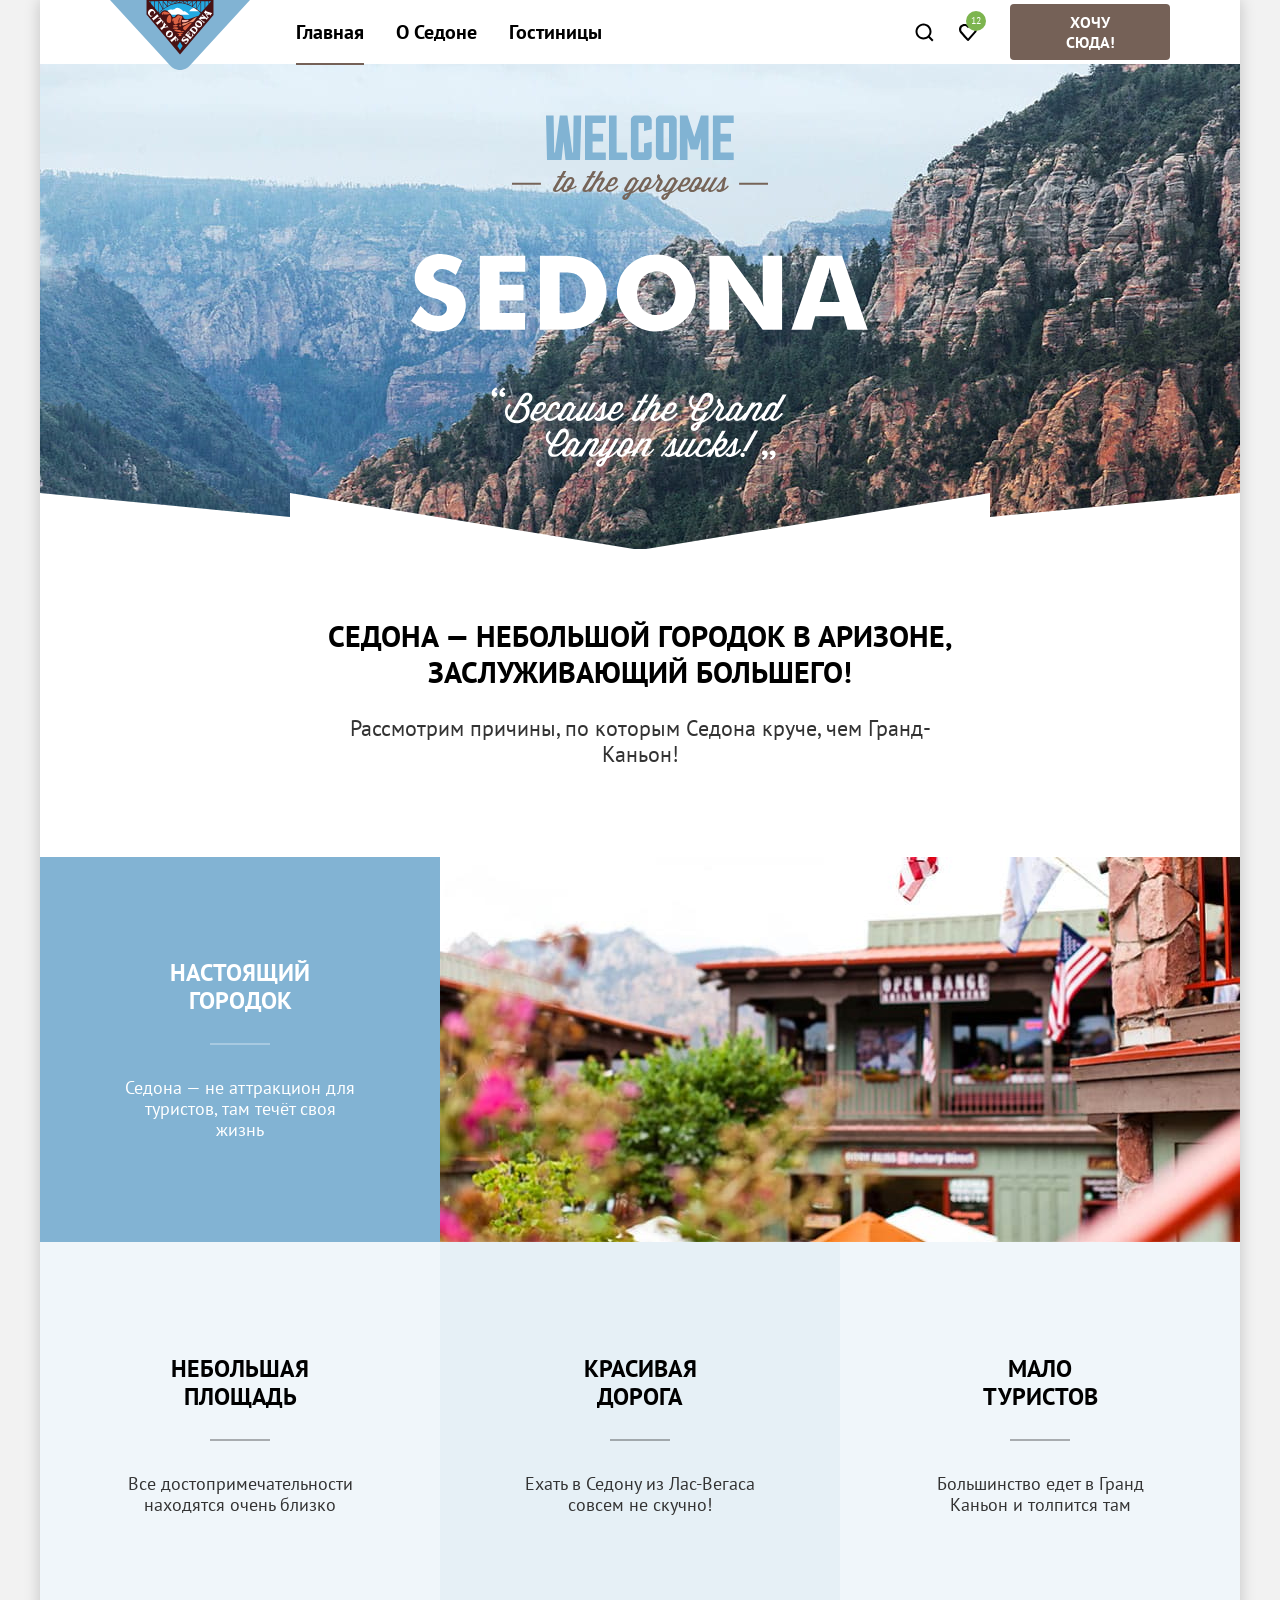
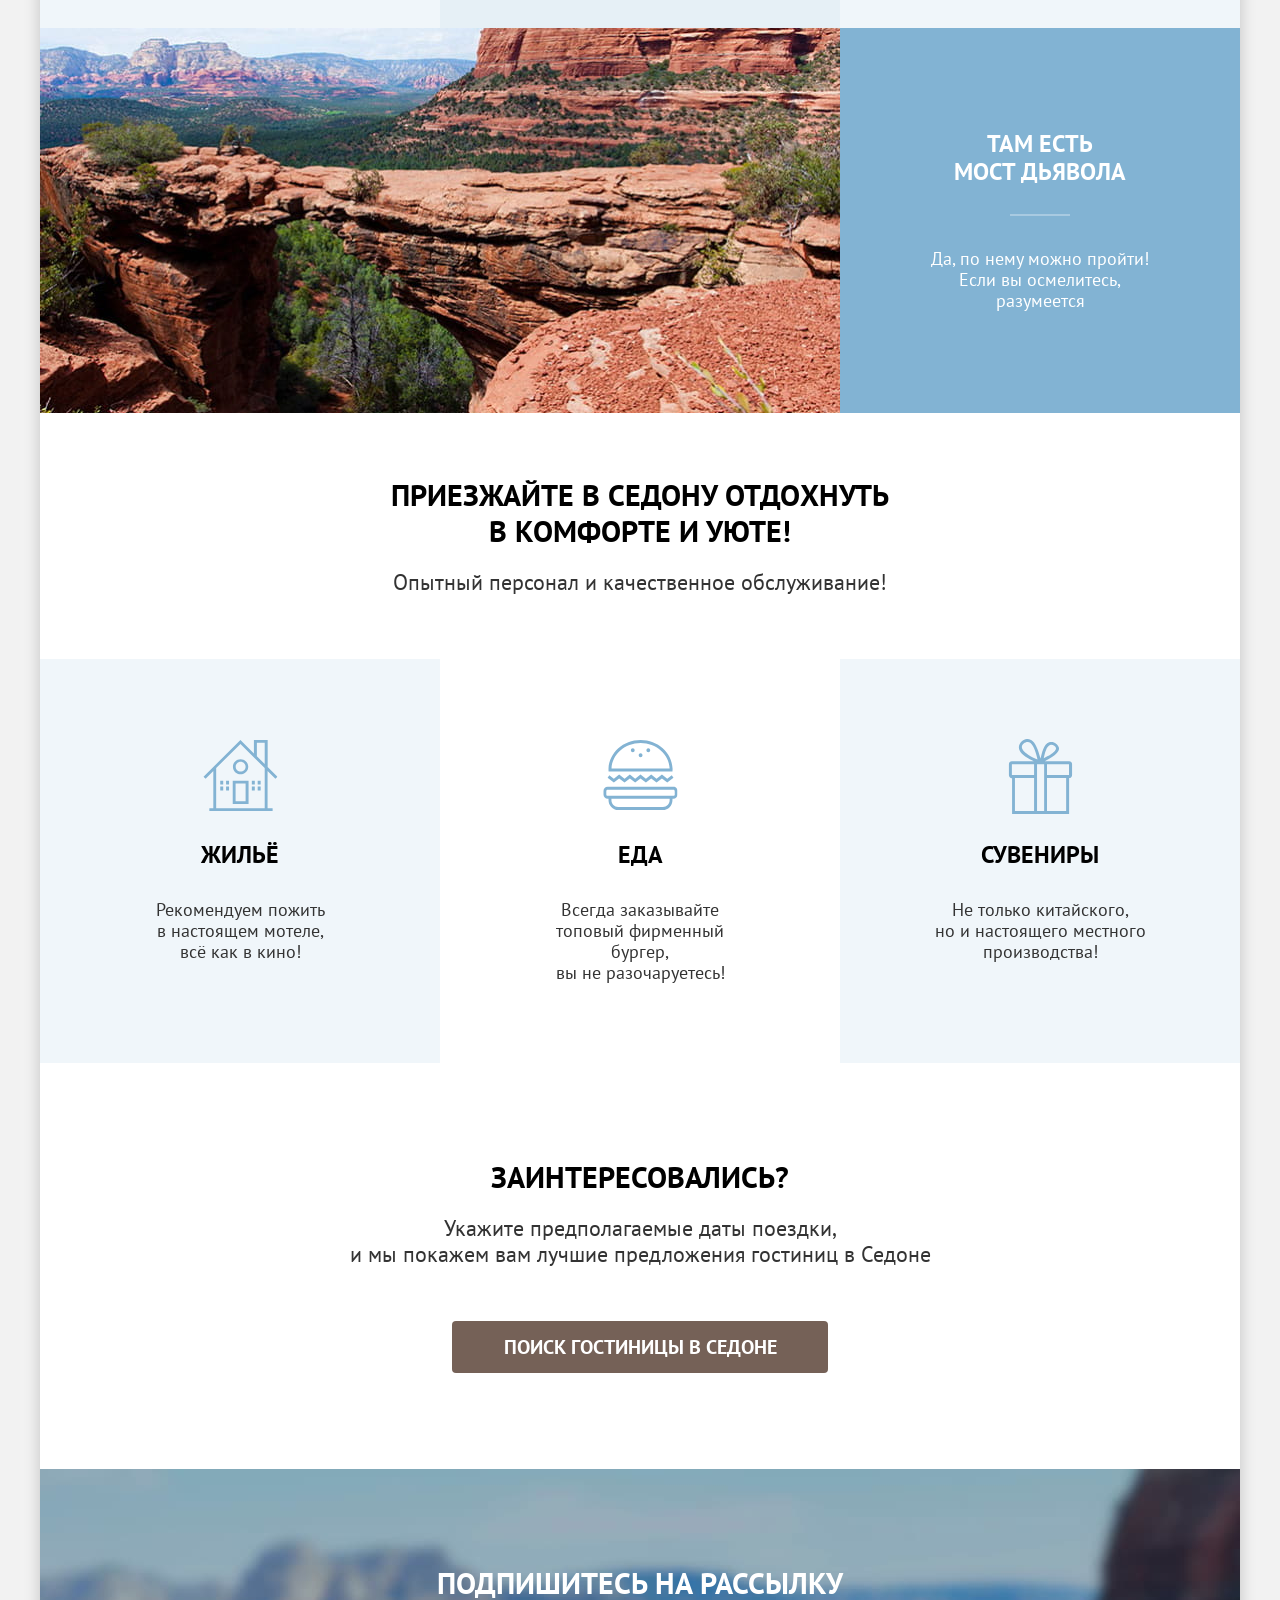
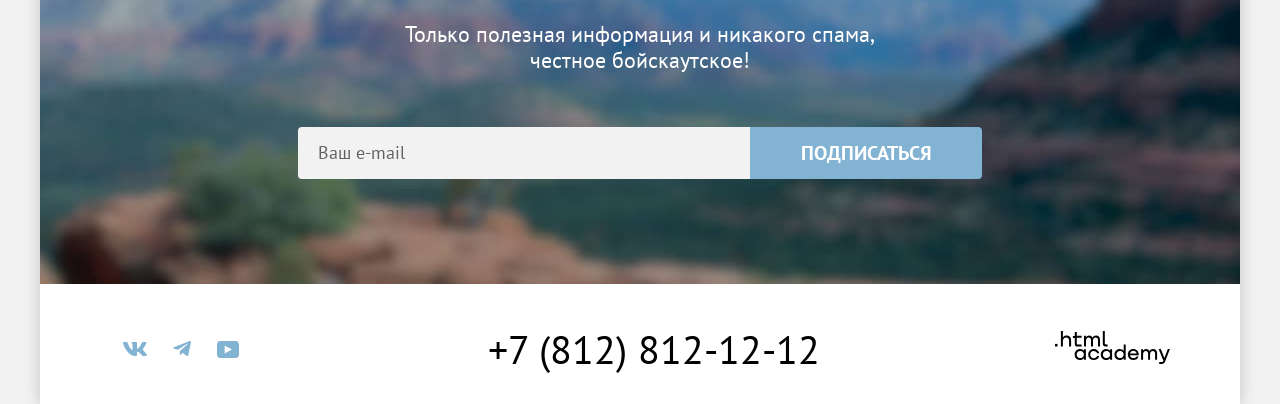
<file: 1/index.html>
<!doctype html>
<html lang="ru">
  <head>
    <meta charset="utf-8" />
    <title>HTML Academy: Седона</title>
    <link rel="icon" href="favicon.ico" sizes="32x32" />
    <link rel="stylesheet" href="styles/styles.css" />
    <base href="https://htmlacademy-htmlcss.github.io/548235-sedona-3/1/">
</head>
  <body>
    <div class="container">
      <header class="page-header">
        <div class="page-header__logo logo">
          <a href="index.html" class="logo__link">
            <img src="images/main-logo.svg" width="140" height="70" alt="Логотип Седоны" class="logo__image" />
          </a>
        </div>
        <nav class="page-header__navigation navigation">
          <ul class="navigation__list">
            <li class="navigation__item">
              <a href="index.html" class="navigation__link navigation__link--active" aria-current="page">Главная</a>
            </li>
            <li class="navigation__item">
              <a href="#" class="navigation__link">О Седоне</a>
            </li>
            <li class="navigation__item">
              <a href="catalog.html" class="navigation__link">Гостиницы</a>
            </li>
          </ul>
        </nav>
        <ul class="page-header__user-menu user-menu">
          <li class="user-menu__item">
            <a href="#" class="user-menu__link">
              <svg
                class="user-menu__icon user-menu__icon--search"
                aria-hidden="true"
                focusable="false"
                width="20"
                height="20"
                viewBox="0 0 20 20"
                xmlns="http://www.w3.org/2000/svg"
              >
                <path
                  d="M19.5 18.0083L15.8 14.3287C16.8 13.0359 17.5 11.3453 17.5 9.4558C17.5 5.08011 13.9 1.5 9.5 1.5C5.1 1.5 1.5 5.17956 1.5 9.55525C1.5 13.9309 5.1 17.511 9.5 17.511C11.3 17.511 13 16.9144 14.4 15.8204L18.1 19.5L19.5 18.0083ZM9.5 15.5221C6.2 15.5221 3.5 12.837 3.5 9.55525C3.5 6.27348 6.2 3.5884 9.5 3.5884C12.8 3.5884 15.5 6.27348 15.5 9.55525C15.5 12.837 12.8 15.5221 9.5 15.5221Z"
                />
              </svg>
              <span class="visually-hidden">Поиск</span>
            </a>
          </li>
          <li class="user-menu__item">
            <a href="#" class="user-menu__link">
              <svg
                class="user-menu__icon user-menu__icon--favorites"
                aria-hidden="true"
                focusable="false"
                width="20"
                height="20"
                viewBox="0 0 20 20"
                xmlns="http://www.w3.org/2000/svg"
              >
                <path
                  d="M9.9 19C9.6 19 9.3 18.9 9.1 18.6C3.7 12.5 2.4 11.1 2.1 10.7C1.4 9.8 1 8.6 1 7.4C1 4.4 3.4 2 6.5 2C7.8 2 9 2.5 10 3.3C11 2.5 12.3 2 13.5 2C16.5 2 19 4.4 19 7.4C19 8.7 18.5 9.9 17.7 10.8L10.7 18.7C10.5 18.9 10.3 19 9.9 19ZM3.9 9.5C4.2 9.9 7.4 13.5 10 16.4L16.2 9.4C16.7 8.9 16.9 8.2 16.9 7.4C16.9 5.6 15.4 4.1 13.6 4.1C12.6 4.1 11.6 4.6 10.9 5.4C10.6 5.7 10.3 5.8 10 5.8C9.7 5.8 9.4 5.6 9.2 5.4C8.5 4.6 7.5 4.1 6.5 4.1C4.7 4.1 3.2 5.6 3.2 7.4C3.1 8.3 3.5 9 3.9 9.5C3.8 9.5 3.8 9.5 3.9 9.5Z"
                />
              </svg>
              <span class="visually-hidden">Избранное</span>
              <span class="user-menu__count">12</span>
            </a>
          </li>
          <li class="user-menu__item">
            <a href="#" class="user-menu__button button button--brown">Хочу сюда!</a>
          </li>
        </ul>
      </header>
      <main class="page-main">
        <section class="page-main__hero hero">
          <h1 class="visually-hidden">Город Седона</h1>
          <img
            src="images/index-hero/hero-welcome.svg"
            width="458"
            height="352"
            alt="Welcome to the gorgeous Sedona because the Grand Canyon sucks!"
            class="hero__image"
          />
        </section>
        <section class="page-main__advantages advantages">
          <h2 class="advantages__title">Седона — небольшой городок в Аризоне, заслуживающий большего!</h2>
          <p class="advantages__description">Рассмотрим причины, по которым Седона круче, чем Гранд-Каньон!</p>
          <ul class="advantages__list">
            <li class="advantages__item advantages__item--accent">
              <div class="advantages__item-wrapper">
                <h3 class="advantages__item-title">Настоящий городок</h3>
                <p class="advantages__item-description">Седона — не аттракцион для туристов, там течёт своя жизнь</p>
              </div>
              <img src="images/advantages/advantages-1.jpg" width="800" height="385" alt="Фото одной из улиц Седоны" class="advantages__item-image" />
            </li>
            <li class="advantages__item">
              <h3 class="advantages__item-title">Небольшая площадь</h3>
              <p class="advantages__item-description">Все достопримечательности находятся очень близко</p>
            </li>
            <li class="advantages__item advantages__item--muted">
              <h3 class="advantages__item-title">Красивая дорога</h3>
              <p class="advantages__item-description">Ехать в Седону из Лас-Вегаса совсем не скучно!</p>
            </li>
            <li class="advantages__item">
              <h3 class="advantages__item-title">Мало туристов</h3>
              <p class="advantages__item-description">Большинство едет в Гранд Каньон и толпится там</p>
            </li>
            <li class="advantages__item advantages__item--accent advantages__item--reverse">
              <div class="advantages__item-wrapper">
                <h3 class="advantages__item-title">Там есть мост дьявола</h3>
                <p class="advantages__item-description">Да, по нему можно пройти! Если вы осмелитесь, разумеется</p>
              </div>
              <img src="images/advantages/advantages-2.jpg" width="800" height="385" alt="Фото моста дьявола" class="advantages__item-image" />
            </li>
          </ul>
        </section>
        <section class="page-main__services services">
          <h2 class="services__title">Приезжайте в Седону отдохнуть в комфорте и уюте!</h2>
          <p class="services__description">Опытный персонал и качественное обслуживание!</p>
          <ul class="services__list">
            <li class="services__item services__item--odd services__item--house">
              <h3 class="services__item-title">Жильё</h3>
              <p class="services__item-description">
                Рекомендуем пожить<br />
                в настоящем мотеле,<br />
                всё как в кино!
              </p>
            </li>
            <li class="services__item services__item--food">
              <h3 class="services__item-title">Еда</h3>
              <p class="services__item-description">
                Всегда заказывайте<br />
                топовый фирменный бургер,<br />
                вы не разочаруетесь!
              </p>
            </li>
            <li class="services__item services__item--odd services__item--souvenirs">
              <h3 class="services__item-title">Сувениры</h3>
              <p class="services__item-description">
                Не только китайского,<br />
                но и настоящего местного<br />
                производства!
              </p>
            </li>
          </ul>
        </section>
        <section class="page-main__hotel-search hotel-search">
          <h2 class="hotel-search__title">Заинтересовались?</h2>
          <p class="hotel-search__description">
            Укажите предполагаемые даты поездки,<br />
            и мы покажем вам лучшие предложения гостиниц в Седоне
          </p>
          <button type="button" class="hotel-search__button button button--brown">Поиск гостиницы в Седоне</button>
        </section>
        <section class="page-main__subscription subscription">
          <h2 class="subscription__title">Подпишитесь на рассылку</h2>
          <p class="subscription__description">Только полезная информация и никакого спама, честное бойскаутское!</p>
          <form class="subscription__form" action="https://echo.htmlacademy.ru/" method="post">
            <label class="visually-hidden" for="email">Введите адрес электронной почты:</label>
            <input id="email" class="subscription__email" type="email" name="subscription-email" placeholder="Ваш e-mail" required />
            <button class="subscription__button button button--blue" type="submit">Подписаться</button>
          </form>
        </section>
      </main>
      <footer class="page-footer">
        <section class="page-footer__social-links social-links">
          <h2 class="visually-hidden">Социальные сети</h2>
          <ul class="social-links__list">
            <li class="social-links__item">
              <a href="https://vk.com/htmlacademy" class="social-links__link">
                <svg aria-hidden="true" focusable="false" width="24" height="14" viewBox="0 0 24 14" xmlns="http://www.w3.org/2000/svg">
                  <path
                    fill-rule="evenodd"
                    clip-rule="evenodd"
                    d="M23.45 0.948C23.616 0.402 23.45 0 22.655 0H20.03C19.362 0 19.054 0.347 18.887 0.73C18.887 0.73 17.552 3.926 15.661 6.002C15.049 6.604 14.771 6.795 14.437 6.795C14.27 6.795 14.019 6.604 14.019 6.057V0.948C14.019 0.292 13.835 0 13.279 0H9.151C8.734 0 8.483 0.304 8.483 0.593C8.483 1.214 9.429 1.358 9.526 3.106V6.904C9.526 7.737 9.373 7.888 9.039 7.888C8.149 7.888 5.984 4.677 4.699 1.003C4.45 0.288 4.198 0 3.527 0H0.9C0.15 0 0 0.347 0 0.73C0 1.412 0.89 4.8 4.145 9.281C6.315 12.341 9.37 14 12.153 14C13.822 14 14.028 13.632 14.028 12.997V10.684C14.028 9.947 14.186 9.8 14.715 9.8C15.105 9.8 15.772 9.992 17.33 11.467C19.11 13.216 19.403 14 20.405 14H23.03C23.78 14 24.156 13.632 23.94 12.904C23.702 12.18 22.852 11.129 21.725 9.882C21.113 9.172 20.195 8.407 19.916 8.024C19.527 7.533 19.638 7.314 19.916 6.877C19.916 6.877 23.116 2.451 23.449 0.948H23.45Z"
                  />
                </svg>
                <span class="visually-hidden">Vkontakte</span>
              </a>
            </li>
            <li class="social-links__item">
              <a href="https://t.me/htmlacademy " class="social-links__link">
                <svg aria-hidden="true" focusable="false" width="18" height="16" viewBox="0 0 18 16" xmlns="http://www.w3.org/2000/svg">
                  <path
                    d="M16.785 0.0992597L0.840489 6.24776C-0.247661 6.68481 -0.241365 7.29184 0.640845 7.56253L4.73445 8.83953L14.2058 2.8637C14.6537 2.59121 15.0629 2.7378 14.7265 3.03636L7.05283 9.96185H7.05103L7.05283 9.96275L6.77045 14.1823C7.18413 14.1823 7.36669 13.9925 7.59871 13.7686L9.58705 11.8351L13.7229 14.89C14.4855 15.31 15.0332 15.0941 15.2229 14.1841L17.9379 1.38885C18.2158 0.274623 17.5126 -0.229883 16.785 0.0992597Z"
                  />
                </svg>
                <span class="visually-hidden">Telegram</span>
              </a>
            </li>
            <li class="social-links__item">
              <a href="https://www.youtube.com/user/htmlacademyru" class="social-links__link">
                <svg aria-hidden="true" focusable="false" width="22" height="17" viewBox="0 0 22 17" xmlns="http://www.w3.org/2000/svg">
                  <path
                    d="M18.607 0H3.17413C1.31343 0 0 1.59375 0 3.4V13.4937C0 15.4062 1.31343 17 3.17413 17H18.8259C20.4677 17 22 15.4062 22 13.6V3.4C21.7811 1.59375 20.4677 0 18.607 0ZM7.66169 12.5375V4.4625L14.995 8.5L7.66169 12.5375Z"
                  />
                </svg>
                <span class="visually-hidden">Youtube</span>
              </a>
            </li>
          </ul>
        </section>
        <div class="page-footer__contacts contacts">
          <a href="tel:+78128121212" class="contacts__phone">+7 (812) 812-12-12</a>
        </div>
        <div class="page-footer__logo logo">
          <a href="https://htmlacademy.ru/intensive/htmlcss" class="logo__link">
            <svg aria-hidden="true" focusable="false" width="115" height="33" viewBox="0 0 115 33" xmlns="http://www.w3.org/2000/svg">
              <path d="M0 12.9V15.5H2.5V12.9H0Z" />
              <path
                d="M11.6 4.5C10 4.5 8.8 5.2 8 6.2H7.9V0H5.9V15.5H7.9V10.2C7.9 8.1 9.2 6.6 11.2 6.6C13 6.6 14.1 8 14.1 9.8V15.5H16.1V9.4C16.2 6.4 14.3 4.5 11.6 4.5Z"
              />
              <path
                d="M26.6 4.8H21.8V1.1H19.8V4.9H17.9V6.9H19.8V12.9C19.8 14.6 20.8 15.6 22.5 15.6H26.6V13.6H22.9C22.2 13.6 21.8 13.2 21.8 12.5V6.8H26.6V4.8Z"
              />
              <path
                d="M41.1 4.6C39.5 4.6 38.2 5.4 37.6 6.7H37.5C36.9 5.5 35.7 4.6 34.1 4.6C32.7 4.6 31.6 5.4 31 6.4H30.9V4.8H29V15.4H31V10C31 8 32 6.5 33.6 6.5C35.1 6.5 36 7.5 36 9.1V15.4H38V9.8C38 7.4 39.4 6.5 40.6 6.5C42.1 6.5 43 7.5 43 9.1V15.4H45V8.9C45.1 6.4 43.6 4.6 41.1 4.6Z"
              />
              <path d="M47.8 12.7C47.8 14.4 48.8 15.4 50.6 15.4H52.6V13.4H50.9C50.2 13.4 49.8 13 49.8 12.3V0H47.8V12.7Z" />
              <path
                d="M28.9 19.7C28 18.6 26.7 17.9 25 17.9C21.9 17.9 19.6 20.2 19.6 23.5C19.6 26.8 21.9 29.1 25 29.1C26.8 29.1 28 28.3 28.8 27.2H28.9V28.8H30.9V18.2H28.9V19.7ZM25.3 27.1C23.1 27.1 21.7 25.5 21.7 23.5C21.7 21.5 23.1 19.9 25.3 19.9C27.5 19.9 28.9 21.5 28.9 23.5C28.9 25.4 27.5 27.1 25.3 27.1Z"
              />
              <path
                d="M44.2 22C43.7 19.6 41.6 17.9 38.8 17.9C35.4 17.9 33.2 20.4 33.2 23.5C33.2 26.6 35.4 29.1 38.8 29.1C41.6 29.1 43.7 27.3 44.2 24.9H42.1C41.7 26.2 40.4 27.2 38.8 27.2C36.6 27.2 35.2 25.6 35.2 23.6C35.2 21.6 36.6 20 38.8 20C40.4 20 41.6 21 42.1 22.2H44.2V22Z"
              />
              <path
                d="M55.1 19.7C54.2 18.6 52.9 17.9 51.2 17.9C48.1 17.9 45.8 20.2 45.8 23.5C45.8 26.8 48.1 29.1 51.2 29.1C53 29.1 54.2 28.3 55 27.2H55.1V28.8H57.1V18.2H55.1V19.7ZM51.5 27.1C49.3 27.1 47.9 25.5 47.9 23.5C47.9 21.5 49.3 19.9 51.5 19.9C53.7 19.9 55.1 21.5 55.1 23.5C55.1 25.4 53.6 27.1 51.5 27.1Z"
              />
              <path
                d="M68.7 19.8C67.8 18.7 66.5 17.9 64.8 17.9C61.7 17.9 59.4 20.2 59.4 23.5C59.4 26.8 61.6 29.1 64.8 29.1C66.5 29.1 67.8 28.3 68.6 27.3H68.7V28.8H70.7V13.4H68.7V19.8ZM65.1 27.1C62.9 27.1 61.5 25.5 61.5 23.5C61.5 21.5 62.9 19.9 65.1 19.9C67.3 19.9 68.7 21.5 68.7 23.5C68.6 25.5 67.2 27.1 65.1 27.1Z"
              />
              <path
                d="M78.3 17.9C75 17.9 72.8 20.4 72.8 23.5C72.8 26.5 74.9 29.1 78.3 29.1C80.8 29.1 82.8 27.8 83.5 25.5H81.4C80.9 26.5 79.8 27.1 78.4 27.1C76.5 27.1 75.1 25.8 75 24.2H83.8C84 20.6 81.8 17.9 78.3 17.9ZM78.3 19.8C80 19.8 81.3 20.8 81.6 22.4H75.1C75.4 20.9 76.6 19.8 78.3 19.8Z"
              />
              <path
                d="M98.2 17.9C96.6 17.9 95.3 18.7 94.6 19.9H94.5C93.9 18.7 92.7 17.9 91.1 17.9C89.7 17.9 88.6 18.6 88 19.7V18.2H86.1V28.8H88.1V23.4C88.1 21.4 89.1 20 90.7 19.9C92.2 19.9 93.1 20.9 93.1 22.5V28.8H95.1V23.2C95.1 20.8 96.5 19.9 97.7 19.9C99.2 19.9 100.1 20.9 100.1 22.5V28.8H102.1V22.3C102.2 19.7 100.7 17.9 98.2 17.9Z"
              />
              <path
                d="M109.4 27L105.8 18.1H103.6L108.4 29.7C108.1 30.6 107.7 30.9 106.7 30.9H104.2V32.9H106.7C108.5 32.9 109.5 32.1 110.2 30.3L114.9 18.1H112.8L109.4 27Z"
              />
            </svg>
            <span class="visually-hidden">Логотип команды htmlacademy</span>
          </a>
        </div>
      </footer>
      <div class="modal modal--hidden" role="dialog" aria-modal="true" aria-labelledby="modal-title">
        <div class="modal__container">
          <h2 class="modal__title" id="modal-title">Поиск гостиницы в Седоне</h2>
          <button class="modal__close-button" type="button">
            <span class="visually-hidden">Закрыть</span>
            <svg aria-hidden="true" focusable="false" width="14" height="14" viewBox="0 0 14 14" xmlns="http://www.w3.org/2000/svg">
              <path
                d="M14 1.29231L12.7077 0L7 5.70769L1.29231 0L0 1.29231L5.70769 7L0 12.7077L1.29231 14L7 8.29231L12.7077 14L14 12.7077L8.29231 7L14 1.29231Z"
                fill="black"
              />
            </svg>
          </button>
          <form class="modal__form" action="https://echo.htmlacademy.ru/" method="get">
            <div class="modal__field">
              <label class="modal__label" for="date-from">Дата заезда:</label>
              <div class="modal__input-wrapper">
                <input class="modal__input" id="date-from" type="text" name="date-from" value="27 апреля 2020" placeholder="ДД.ММ.ГГГГ" />
                <button class="modal__calendar-button" type="button">
                  <span class="visually-hidden">Выбрать дату заезда</span>
                </button>
              </div>
              <p class="modal__field-message modal__field-message--error">Мы не можем отправить вас в прошлое.</p>
            </div>
            <div class="modal__field">
              <label class="modal__label" for="date-to">Дата выезда:</label>
              <div class="modal__input-wrapper">
                <input class="modal__input" id="date-to" type="text" name="date-to" value="1 сентября 2023" placeholder="ДД.ММ.ГГГГ" />
                <button class="modal__calendar-button" type="button">
                  <span class="visually-hidden">Выбрать дату выезда</span>
                </button>
              </div>
              <p class="modal__field-message modal__field-message--success">На эти даты есть свободные номера. Пока есть.</p>
            </div>
            <div class="modal__guests">
              <div class="modal__guests-group">
                <label class="modal__guests-label" for="adults-count">Взрослые:</label>
                <div class="modal__counter">
                  <button class="modal__counter-button modal__counter-button--decrease" type="button" aria-label="Уменьшить количество взрослых">−</button>
                  <input class="modal__counter-value" id="adults-count" type="number" name="adults" value="2" />
                  <button class="modal__counter-button modal__counter-button--increase" type="button" aria-label="Увеличить количество взрослых">+</button>
                </div>
              </div>
              <div class="modal__guests-group modal__guests-group--tooltip">
                <label class="modal__guests-label" for="children-count">Дети:</label>
                <button class="modal__tooltip-button" type="button" aria-describedby="children-tooltip">
                  <span class="visually-hidden">Информация</span>
                </button>
                <span class="modal__tooltip" role="tooltip" id="children-tooltip">
                  Укажите количество детей, которые будут с вами, возраст которых от 6 до 18 лет. Дети до 6 лет размещаются бесплатно.
                </span>
                <div class="modal__counter">
                  <button class="modal__counter-button modal__counter-button--decrease" type="button" aria-label="Уменьшить количество детей">−</button>
                  <input class="modal__counter-value" id="children-count" type="number" name="children" value="2" />
                  <button class="modal__counter-button modal__counter-button--increase" type="button" aria-label="Увеличить количество детей">+</button>
                </div>
              </div>
            </div>
            <button class="modal__submit button button--blue" type="submit">Найти</button>
          </form>
        </div>
      </div>
    </div>
    <script src="scripts/script.js"></script>
  </body>
</html>
</file>
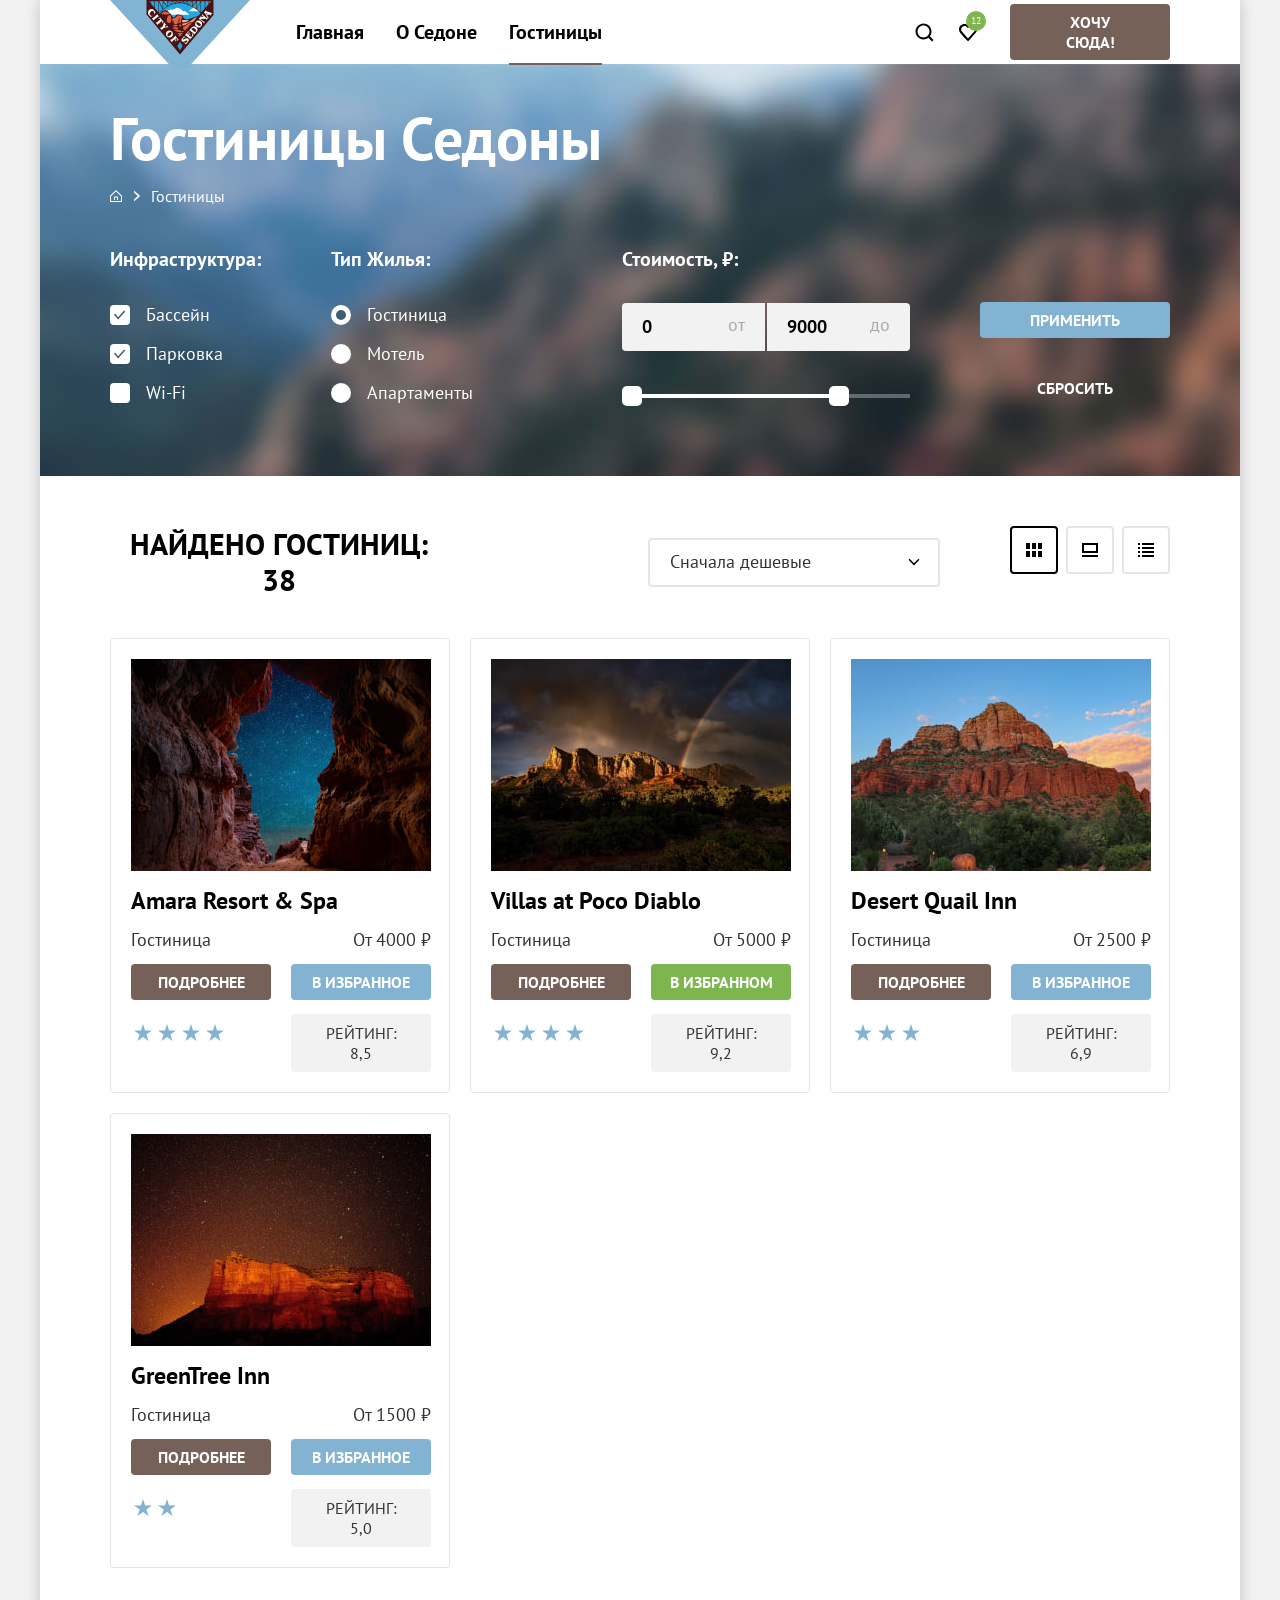
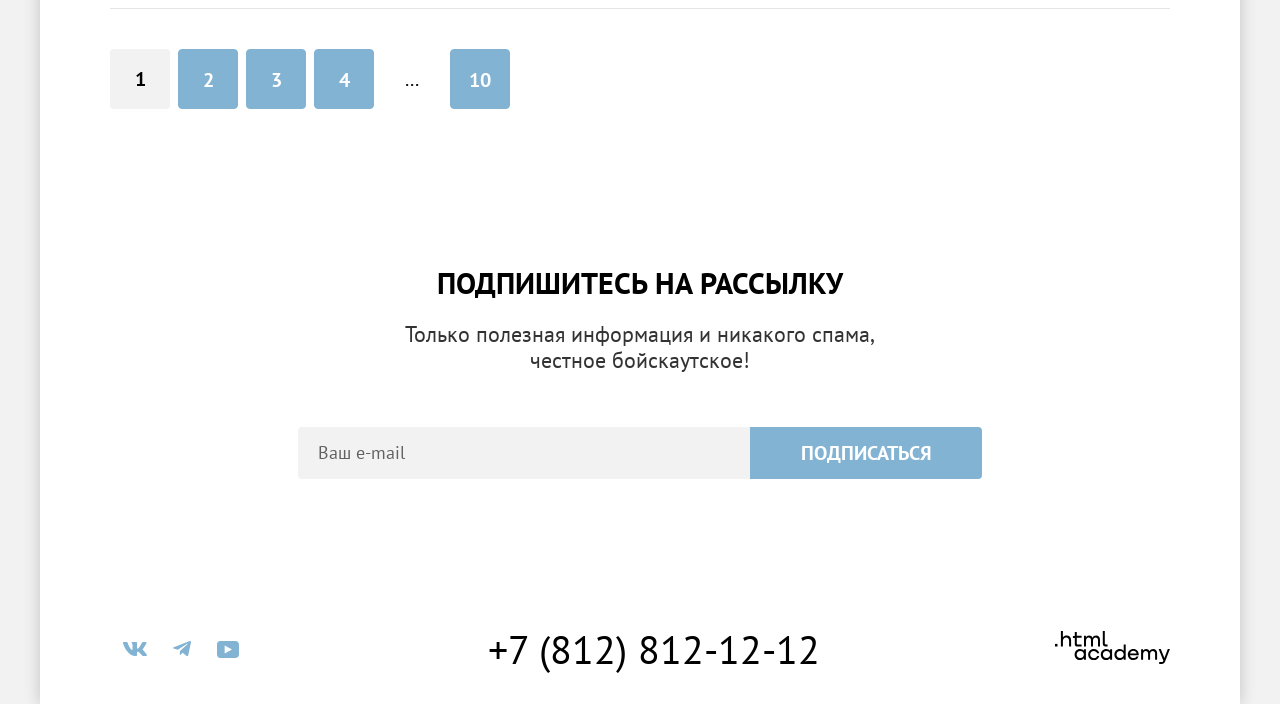
<file: 1/catalog.html>
<!doctype html>
<html lang="ru">
  <head>
    <meta charset="utf-8" />
    <title>HTML Academy: Гостиницы Седоны</title>
    <link rel="icon" href="favicon.ico" sizes="32x32" />
    <link rel="stylesheet" href="styles/styles.css" />
    <base href="https://htmlacademy-htmlcss.github.io/548235-sedona-3/1/">
</head>
  <body>
    <div class="container">
      <header class="page-header">
        <div class="page-header__logo logo">
          <a href="index.html" class="logo__link">
            <img src="images/main-logo.svg" width="140" height="70" alt="Логотип Седоны" class="logo__image" />
          </a>
        </div>
        <nav class="page-header__navigation navigation">
          <ul class="navigation__list">
            <li class="navigation__item">
              <a href="index.html" class="navigation__link">Главная</a>
            </li>
            <li class="navigation__item">
              <a href="#" class="navigation__link">О Седоне</a>
            </li>
            <li class="navigation__item">
              <a href="catalog.html" class="navigation__link navigation__link--active" aria-current="page">Гостиницы</a>
            </li>
          </ul>
        </nav>
        <ul class="page-header__user-menu user-menu">
          <li class="user-menu__item">
            <a href="#" class="user-menu__link">
              <svg
                class="user-menu__icon user-menu__icon--search"
                aria-hidden="true"
                focusable="false"
                width="20"
                height="20"
                viewBox="0 0 20 20"
                xmlns="http://www.w3.org/2000/svg"
              >
                <path
                  d="M19.5 18.0083L15.8 14.3287C16.8 13.0359 17.5 11.3453 17.5 9.4558C17.5 5.08011 13.9 1.5 9.5 1.5C5.1 1.5 1.5 5.17956 1.5 9.55525C1.5 13.9309 5.1 17.511 9.5 17.511C11.3 17.511 13 16.9144 14.4 15.8204L18.1 19.5L19.5 18.0083ZM9.5 15.5221C6.2 15.5221 3.5 12.837 3.5 9.55525C3.5 6.27348 6.2 3.5884 9.5 3.5884C12.8 3.5884 15.5 6.27348 15.5 9.55525C15.5 12.837 12.8 15.5221 9.5 15.5221Z"
                />
              </svg>
              <span class="visually-hidden">Поиск</span>
            </a>
          </li>
          <li class="user-menu__item">
            <a href="#" class="user-menu__link">
              <svg
                class="user-menu__icon user-menu__icon--favorites"
                aria-hidden="true"
                focusable="false"
                width="20"
                height="20"
                viewBox="0 0 20 20"
                xmlns="http://www.w3.org/2000/svg"
              >
                <path
                  d="M9.9 19C9.6 19 9.3 18.9 9.1 18.6C3.7 12.5 2.4 11.1 2.1 10.7C1.4 9.8 1 8.6 1 7.4C1 4.4 3.4 2 6.5 2C7.8 2 9 2.5 10 3.3C11 2.5 12.3 2 13.5 2C16.5 2 19 4.4 19 7.4C19 8.7 18.5 9.9 17.7 10.8L10.7 18.7C10.5 18.9 10.3 19 9.9 19ZM3.9 9.5C4.2 9.9 7.4 13.5 10 16.4L16.2 9.4C16.7 8.9 16.9 8.2 16.9 7.4C16.9 5.6 15.4 4.1 13.6 4.1C12.6 4.1 11.6 4.6 10.9 5.4C10.6 5.7 10.3 5.8 10 5.8C9.7 5.8 9.4 5.6 9.2 5.4C8.5 4.6 7.5 4.1 6.5 4.1C4.7 4.1 3.2 5.6 3.2 7.4C3.1 8.3 3.5 9 3.9 9.5C3.8 9.5 3.8 9.5 3.9 9.5Z"
                />
              </svg>
              <span class="visually-hidden">Избранное</span>
              <span class="user-menu__count">12</span>
            </a>
          </li>
          <li class="user-menu__item">
            <a href="#" class="user-menu__button button button--brown">Хочу сюда!</a>
          </li>
        </ul>
      </header>
      <main class="page-main">
        <section class="page-main__catalog catalog">
          <h1 class="catalog__title">Гостиницы Седоны</h1>
          <ul class="catalog__breadcrumbs breadcrumbs">
            <li class="breadcrumbs__item">
              <a href="index.html" class="breadcrumbs__link"><span class="visually-hidden">Главная</span></a>
            </li>
            <li class="breadcrumbs__item">
              <a class="breadcrumbs__link breadcrumbs__link--active" aria-current="page">Гостиницы</a>
            </li>
          </ul>
          <form class="catalog__filters filters" action="https://echo.htmlacademy.ru/" method="get">
            <fieldset class="filters__group">
              <legend class="filters__group-title">Инфраструктура:</legend>
              <ul class="filters__group-list">
                <li class="filters__group-item">
                  <label class="filters__control">
                    <input class="filters__control-input visually-hidden" type="checkbox" name="swimming-pool" checked />
                    <span class="filters__control-mark filters__control-mark--check"></span>
                    Бассейн
                  </label>
                </li>
                <li class="filters__group-item">
                  <label class="filters__control">
                    <input class="filters__control-input visually-hidden" type="checkbox" name="parking" checked />
                    <span class="filters__control-mark filters__control-mark--check"></span>
                    Парковка
                  </label>
                </li>
                <li class="filters__group-item">
                  <label class="filters__control">
                    <input class="filters__control-input visually-hidden" type="checkbox" name="wi-fi" />
                    <span class="filters__control-mark filters__control-mark--check"></span>
                    Wi-Fi
                  </label>
                </li>
              </ul>
            </fieldset>
            <fieldset class="filters__group filters__group--housing">
              <legend class="filters__group-title">Тип жилья:</legend>
              <ul class="filters__group-list">
                <li class="filters__group-item">
                  <label class="filters__control">
                    <input class="filters__control-input visually-hidden" type="radio" name="hotel-group" value="hotel" checked />
                    <span class="filters__control-mark filters__control-mark--radio"></span>
                    Гостиница
                  </label>
                </li>
                <li class="filters__group-item">
                  <label class="filters__control">
                    <input class="filters__control-input visually-hidden" type="radio" name="hotel-group" value="motel" />
                    <span class="filters__control-mark filters__control-mark--radio"></span>
                    Мотель
                  </label>
                </li>
                <li class="filters__group-item">
                  <label class="filters__control">
                    <input class="filters__control-input visually-hidden" type="radio" name="hotel-group" value="apartments" />
                    <span class="filters__control-mark filters__control-mark--radio"></span>
                    Апартаменты
                  </label>
                </li>
              </ul>
            </fieldset>
            <fieldset class="filters__group filters__group--price">
              <legend class="filters__group-title">Стоимость, ₽:</legend>
              <div class="filters__price-range">
                <label class="filters__price-label filters__price-label--from" for="price-from">от</label>
                <input class="filters__price-input filters__price-input--from" id="price-from" name="price-from" type="number" min="0" value="0" />
                <label class="filters__price-label filters__price-label--to" for="price-to">до</label>
                <input class="filters__price-input filters__price-input--to" id="price-to" name="price-to" type="number" min="0" value="9000" />
              </div>
              <div class="filters__range">
                <div class="filters__range-track">
                  <button
                    class="filters__range-thumb filters__range-thumb--min"
                    role="slider"
                    type="button"
                    aria-valuemin="0"
                    aria-valuemax="9000"
                    aria-valuenow="0"
                  >
                    <span class="visually-hidden">Минимальная цена</span>
                  </button>
                  <button
                    class="filters__range-thumb filters__range-thumb--max"
                    role="slider"
                    type="button"
                    aria-valuemin="0"
                    aria-valuemax="9000"
                    aria-valuenow="9000"
                  >
                    <span class="visually-hidden">Максимальная цена</span>
                  </button>
                </div>
              </div>
            </fieldset>
            <div class="filters__buttons-wrapper">
              <button class="filters__button button button--blue" type="submit">Применить</button>
              <button class="filters__button button button--reset" type="reset">Сбросить</button>
            </div>
          </form>
        </section>
        <section class="hotel-results">
          <h2 class="hotel-results__title">Найдено гостиниц: 38</h2>
          <select class="hotel-results__select" aria-label="Сортировка">
            <option value="cheaper">Сначала дешевые</option>
            <option value="expensive">Сначала дорогие</option>
          </select>
          <ul class="hotel-results__sort sort-list">
            <li class="sort-list__item">
              <a href="catalog.html?view=tile" class="sort-list__link button button--sorting sort-list__link--tile sort-list__link--active" aria-current="page">
                <span class="visually-hidden">Отобразить таблицей</span>
              </a>
            </li>
            <li class="sort-list__item">
              <a href="catalog.html?view=card" class="sort-list__link button button--sorting sort-list__link--card">
                <span class="visually-hidden">Отобразить карточками</span>
              </a>
            </li>
            <li class="sort-list__item">
              <a href="catalog.html?view=list" class="sort-list__link button button--sorting sort-list__link--list">
                <span class="visually-hidden">Отобразить списком</span>
              </a>
            </li>
          </ul>
          <ul class="hotel-results__hotels hotels-list">
            <li class="hotels-list__item hotel-card">
              <a href="#" class="hotel-card__photo-link">
                <img src="images/catalog-hotels/hotel-1.jpg" width="300" height="212" alt="Вид на звёздное небо через арку в скале" class="hotel-card__image" />
                <h3 class="hotel-card__title">Amara Resort & Spa</h3>
              </a>
              <span class="hotel-card__type">Гостиница</span>
              <span class="hotel-card__price">От 4000 ₽</span>
              <a href="#" class="hotel-card__details button button--brown">Подробнее</a>
              <button class="hotel-card__button button button--blue" type="button">В избранное</button>
              <div class="hotel-card__star-rating" role="img" aria-label="4 звезды">
                <span class="visually-hidden">Рейтинг данной гостиницы оценивается в 4 звезды</span>
              </div>
              <p class="hotel-card__rating-badge">Рейтинг: 8,5</p>
            </li>
            <li class="hotels-list__item hotel-card">
              <a href="#" class="hotel-card__photo-link">
                <img src="images/catalog-hotels/hotel-2.jpg" width="300" height="212" alt="Гроза над красными скалами Седоны" class="hotel-card__image" />
                <h3 class="hotel-card__title">Villas at Poco Diablo</h3>
              </a>
              <span class="hotel-card__type">Гостиница</span>
              <span class="hotel-card__price">От 5000 ₽</span>
              <a href="#" class="hotel-card__details button button--brown">Подробнее</a>
              <button class="hotel-card__button button button--green hotel-card__button--active" type="button">В избранном</button>
              <div class="hotel-card__star-rating" role="img" aria-label="4 звезды">
                <span class="visually-hidden">Рейтинг данной гостиницы оценивается в 4 звезды</span>
              </div>
              <p class="hotel-card__rating-badge">Рейтинг: 9,2</p>
            </li>
            <li class="hotels-list__item hotel-card">
              <a href="#" class="hotel-card__photo-link">
                <img src="images/catalog-hotels/hotel-3.jpg" width="300" height="212" alt="Закат над красными скалами Седоны" class="hotel-card__image" />
                <h3 class="hotel-card__title">Desert Quail Inn</h3>
              </a>
              <span class="hotel-card__type">Гостиница</span>
              <span class="hotel-card__price">От 2500 ₽</span>
              <a href="#" class="hotel-card__details button button--brown">Подробнее</a>
              <button class="hotel-card__button button button--blue" type="button">В избранное</button>
              <div class="hotel-card__star-rating" role="img" aria-label="3 звезды">
                <span class="visually-hidden">Рейтинг данной гостиницы оценивается в 3 звезды</span>
              </div>
              <p class="hotel-card__rating-badge">Рейтинг: 6,9</p>
            </li>
            <li class="hotels-list__item hotel-card">
              <a href="#" class="hotel-card__photo-link">
                <img
                  src="images/catalog-hotels/hotel-4.jpg"
                  width="300"
                  height="212"
                  alt="Ночной пейзаж с красными скалами в оранжевом свечении"
                  class="hotel-card__image"
                />
                <h3 class="hotel-card__title">GreenTree Inn</h3>
              </a>
              <span class="hotel-card__type">Гостиница</span>
              <span class="hotel-card__price">От 1500 ₽</span>
              <a href="#" class="hotel-card__details button button--brown">Подробнее</a>
              <button class="hotel-card__button button button--blue" type="button">В избранное</button>
              <div class="hotel-card__star-rating" role="img" aria-label="2 звезды">
                <span class="visually-hidden">Рейтинг данной гостиницы оценивается в 2 звезды</span>
              </div>
              <p class="hotel-card__rating-badge">Рейтинг: 5,0</p>
            </li>
          </ul>
          <ul class="hotel-results__pagination pagination">
            <li class="pagination__item">
              <a class="pagination__link pagination__link--active" aria-current="page">1</a>
            </li>
            <li class="pagination__item">
              <a href="#" class="pagination__link">2</a>
            </li>
            <li class="pagination__item">
              <a href="#" class="pagination__link">3</a>
            </li>
            <li class="pagination__item">
              <a href="#" class="pagination__link">4</a>
            </li>
            <li class="pagination__item">
              <span class="pagination__link pagination__link--dots">...</span>
            </li>
            <li class="pagination__item">
              <a href="#" class="pagination__link">10</a>
            </li>
          </ul>
        </section>
        <section class="page-main__subscription subscription subscription--white-bg">
          <h2 class="subscription__title">Подпишитесь на рассылку</h2>
          <p class="subscription__description">Только полезная информация и никакого спама, честное бойскаутское!</p>
          <form class="subscription__form" action="https://echo.htmlacademy.ru/" method="post">
            <label class="visually-hidden" for="email">Введите адрес электронной почты:</label>
            <input id="email" class="subscription__email" type="email" name="subscription-email" placeholder="Ваш e-mail" required />
            <button class="subscription__button button button--blue" type="submit">Подписаться</button>
          </form>
        </section>
      </main>
      <footer class="page-footer">
        <section class="page-footer__social-links social-links">
          <h2 class="visually-hidden">Социальные сети</h2>
          <ul class="social-links__list">
            <li class="social-links__item">
              <a href="https://vk.com/htmlacademy" class="social-links__link">
                <svg aria-hidden="true" focusable="false" width="24" height="14" viewBox="0 0 24 14" xmlns="http://www.w3.org/2000/svg">
                  <path
                    fill-rule="evenodd"
                    clip-rule="evenodd"
                    d="M23.45 0.948C23.616 0.402 23.45 0 22.655 0H20.03C19.362 0 19.054 0.347 18.887 0.73C18.887 0.73 17.552 3.926 15.661 6.002C15.049 6.604 14.771 6.795 14.437 6.795C14.27 6.795 14.019 6.604 14.019 6.057V0.948C14.019 0.292 13.835 0 13.279 0H9.151C8.734 0 8.483 0.304 8.483 0.593C8.483 1.214 9.429 1.358 9.526 3.106V6.904C9.526 7.737 9.373 7.888 9.039 7.888C8.149 7.888 5.984 4.677 4.699 1.003C4.45 0.288 4.198 0 3.527 0H0.9C0.15 0 0 0.347 0 0.73C0 1.412 0.89 4.8 4.145 9.281C6.315 12.341 9.37 14 12.153 14C13.822 14 14.028 13.632 14.028 12.997V10.684C14.028 9.947 14.186 9.8 14.715 9.8C15.105 9.8 15.772 9.992 17.33 11.467C19.11 13.216 19.403 14 20.405 14H23.03C23.78 14 24.156 13.632 23.94 12.904C23.702 12.18 22.852 11.129 21.725 9.882C21.113 9.172 20.195 8.407 19.916 8.024C19.527 7.533 19.638 7.314 19.916 6.877C19.916 6.877 23.116 2.451 23.449 0.948H23.45Z"
                  />
                </svg>
                <span class="visually-hidden">Vkontakte</span>
              </a>
            </li>
            <li class="social-links__item">
              <a href="https://t.me/htmlacademy " class="social-links__link">
                <svg aria-hidden="true" focusable="false" width="18" height="16" viewBox="0 0 18 16" xmlns="http://www.w3.org/2000/svg">
                  <path
                    d="M16.785 0.0992597L0.840489 6.24776C-0.247661 6.68481 -0.241365 7.29184 0.640845 7.56253L4.73445 8.83953L14.2058 2.8637C14.6537 2.59121 15.0629 2.7378 14.7265 3.03636L7.05283 9.96185H7.05103L7.05283 9.96275L6.77045 14.1823C7.18413 14.1823 7.36669 13.9925 7.59871 13.7686L9.58705 11.8351L13.7229 14.89C14.4855 15.31 15.0332 15.0941 15.2229 14.1841L17.9379 1.38885C18.2158 0.274623 17.5126 -0.229883 16.785 0.0992597Z"
                  />
                </svg>
                <span class="visually-hidden">Telegram</span>
              </a>
            </li>
            <li class="social-links__item">
              <a href="https://www.youtube.com/user/htmlacademyru" class="social-links__link">
                <svg aria-hidden="true" focusable="false" width="22" height="17" viewBox="0 0 22 17" xmlns="http://www.w3.org/2000/svg">
                  <path
                    d="M18.607 0H3.17413C1.31343 0 0 1.59375 0 3.4V13.4937C0 15.4062 1.31343 17 3.17413 17H18.8259C20.4677 17 22 15.4062 22 13.6V3.4C21.7811 1.59375 20.4677 0 18.607 0ZM7.66169 12.5375V4.4625L14.995 8.5L7.66169 12.5375Z"
                  />
                </svg>
                <span class="visually-hidden">Youtube</span>
              </a>
            </li>
          </ul>
        </section>
        <div class="page-footer__contacts contacts">
          <a href="tel:+78128121212" class="contacts__phone">+7 (812) 812-12-12</a>
        </div>
        <div class="page-footer__logo logo">
          <a href="https://htmlacademy.ru/intensive/htmlcss" class="logo__link">
            <svg aria-hidden="true" focusable="false" width="115" height="33" viewBox="0 0 115 33" xmlns="http://www.w3.org/2000/svg">
              <path d="M0 12.9V15.5H2.5V12.9H0Z" />
              <path
                d="M11.6 4.5C10 4.5 8.8 5.2 8 6.2H7.9V0H5.9V15.5H7.9V10.2C7.9 8.1 9.2 6.6 11.2 6.6C13 6.6 14.1 8 14.1 9.8V15.5H16.1V9.4C16.2 6.4 14.3 4.5 11.6 4.5Z"
              />
              <path
                d="M26.6 4.8H21.8V1.1H19.8V4.9H17.9V6.9H19.8V12.9C19.8 14.6 20.8 15.6 22.5 15.6H26.6V13.6H22.9C22.2 13.6 21.8 13.2 21.8 12.5V6.8H26.6V4.8Z"
              />
              <path
                d="M41.1 4.6C39.5 4.6 38.2 5.4 37.6 6.7H37.5C36.9 5.5 35.7 4.6 34.1 4.6C32.7 4.6 31.6 5.4 31 6.4H30.9V4.8H29V15.4H31V10C31 8 32 6.5 33.6 6.5C35.1 6.5 36 7.5 36 9.1V15.4H38V9.8C38 7.4 39.4 6.5 40.6 6.5C42.1 6.5 43 7.5 43 9.1V15.4H45V8.9C45.1 6.4 43.6 4.6 41.1 4.6Z"
              />
              <path d="M47.8 12.7C47.8 14.4 48.8 15.4 50.6 15.4H52.6V13.4H50.9C50.2 13.4 49.8 13 49.8 12.3V0H47.8V12.7Z" />
              <path
                d="M28.9 19.7C28 18.6 26.7 17.9 25 17.9C21.9 17.9 19.6 20.2 19.6 23.5C19.6 26.8 21.9 29.1 25 29.1C26.8 29.1 28 28.3 28.8 27.2H28.9V28.8H30.9V18.2H28.9V19.7ZM25.3 27.1C23.1 27.1 21.7 25.5 21.7 23.5C21.7 21.5 23.1 19.9 25.3 19.9C27.5 19.9 28.9 21.5 28.9 23.5C28.9 25.4 27.5 27.1 25.3 27.1Z"
              />
              <path
                d="M44.2 22C43.7 19.6 41.6 17.9 38.8 17.9C35.4 17.9 33.2 20.4 33.2 23.5C33.2 26.6 35.4 29.1 38.8 29.1C41.6 29.1 43.7 27.3 44.2 24.9H42.1C41.7 26.2 40.4 27.2 38.8 27.2C36.6 27.2 35.2 25.6 35.2 23.6C35.2 21.6 36.6 20 38.8 20C40.4 20 41.6 21 42.1 22.2H44.2V22Z"
              />
              <path
                d="M55.1 19.7C54.2 18.6 52.9 17.9 51.2 17.9C48.1 17.9 45.8 20.2 45.8 23.5C45.8 26.8 48.1 29.1 51.2 29.1C53 29.1 54.2 28.3 55 27.2H55.1V28.8H57.1V18.2H55.1V19.7ZM51.5 27.1C49.3 27.1 47.9 25.5 47.9 23.5C47.9 21.5 49.3 19.9 51.5 19.9C53.7 19.9 55.1 21.5 55.1 23.5C55.1 25.4 53.6 27.1 51.5 27.1Z"
              />
              <path
                d="M68.7 19.8C67.8 18.7 66.5 17.9 64.8 17.9C61.7 17.9 59.4 20.2 59.4 23.5C59.4 26.8 61.6 29.1 64.8 29.1C66.5 29.1 67.8 28.3 68.6 27.3H68.7V28.8H70.7V13.4H68.7V19.8ZM65.1 27.1C62.9 27.1 61.5 25.5 61.5 23.5C61.5 21.5 62.9 19.9 65.1 19.9C67.3 19.9 68.7 21.5 68.7 23.5C68.6 25.5 67.2 27.1 65.1 27.1Z"
              />
              <path
                d="M78.3 17.9C75 17.9 72.8 20.4 72.8 23.5C72.8 26.5 74.9 29.1 78.3 29.1C80.8 29.1 82.8 27.8 83.5 25.5H81.4C80.9 26.5 79.8 27.1 78.4 27.1C76.5 27.1 75.1 25.8 75 24.2H83.8C84 20.6 81.8 17.9 78.3 17.9ZM78.3 19.8C80 19.8 81.3 20.8 81.6 22.4H75.1C75.4 20.9 76.6 19.8 78.3 19.8Z"
              />
              <path
                d="M98.2 17.9C96.6 17.9 95.3 18.7 94.6 19.9H94.5C93.9 18.7 92.7 17.9 91.1 17.9C89.7 17.9 88.6 18.6 88 19.7V18.2H86.1V28.8H88.1V23.4C88.1 21.4 89.1 20 90.7 19.9C92.2 19.9 93.1 20.9 93.1 22.5V28.8H95.1V23.2C95.1 20.8 96.5 19.9 97.7 19.9C99.2 19.9 100.1 20.9 100.1 22.5V28.8H102.1V22.3C102.2 19.7 100.7 17.9 98.2 17.9Z"
              />
              <path
                d="M109.4 27L105.8 18.1H103.6L108.4 29.7C108.1 30.6 107.7 30.9 106.7 30.9H104.2V32.9H106.7C108.5 32.9 109.5 32.1 110.2 30.3L114.9 18.1H112.8L109.4 27Z"
              />
            </svg>
            <span class="visually-hidden">Логотип команды htmlacademy</span>
          </a>
        </div>
      </footer>
    </div>
  </body>
</html>
</file>
<file: 1/styles/styles.css>
/* Fonts */
@font-face {
  font-family: "PT Sans";
  font-style: normal;
  font-weight: 400;
  src: url("../fonts/ptsans-400.woff2") format("woff2");
  font-display: swap;
}

@font-face {
  font-family: "PT Sans";
  font-style: normal;
  font-weight: 700;
  src: url("../fonts/ptsans-700.woff2") format("woff2");
  font-display: swap;
}

/* Global */

:root {
  /* colors */
  --color-white: #ffffff;
  --color-black: #000000;
  --color-grey: #333333;
  --color-blue: #82b3d3;
  --color-blue-dark: #68a2ca;
  --color-blue-alt: #83b3d3;
  --color-brown: #756157;
  --color-brown-dark: #615048;
  --color-green: #7db54f;
  --color-green-dark: #6c9e42;
  --color-steel-teal: #3f5e72;
  --color-light-gray: #e5e5e5;
  --color-off-white: #f2f2f2;
  --color-coral-red: #ff5757;

  /* colors with opacity */
  --color-white-10: color-mix(in srgb, var(--color-white) 10%, transparent);
  --color-white-30: color-mix(in srgb, var(--color-white) 30%, transparent);
  --color-white-60: color-mix(in srgb, var(--color-white) 60%, transparent);
  --color-off-white-80: color-mix(in srgb, var(--color-off-white) 80%, transparent);
  --color-blue-12: color-mix(in srgb, var(--color-blue-alt) 12%, transparent);
  --color-blue-20: color-mix(in srgb, var(--color-blue-alt) 20%, transparent);
  --color-blue-30: color-mix(in srgb, var(--color-blue-dark) 30%, transparent);
  --color-black-20: color-mix(in srgb, var(--color-black) 20%, transparent);
  --color-black-30: color-mix(in srgb, var(--color-black) 30%, transparent);
  --color-black-60: color-mix(in srgb, var(--color-black) 60%, transparent);
  --color-brown-30: color-mix(in srgb, var(--color-brown) 30%, transparent);
}

.visually-hidden {
  position: absolute;
  width: 1px;
  height: 1px;
  margin: -1px;
  border: 0;
  padding: 0;
  white-space: nowrap;
  clip-path: inset(100%);
  clip: rect(0 0 0 0);
  overflow: hidden;
}

.button {
  display: block;
  padding: 8px 16px;
  border: none;
  border-radius: 4px;
  font-family: "PT Sans", sans-serif;
  font-size: 16px;
  font-weight: 700;
  line-height: 20px;
  text-transform: uppercase;
  text-decoration: none;
  color: var(--color-white);
  cursor: pointer;
  transition: all 0.2s ease-out;

  &.button--brown {
    background-color: var(--color-brown);
  }

  &.button--brown:hover,
  &.button--brown:focus-visible {
    background-color: var(--color-brown-dark);
  }

  &.button--brown:active {
    background-color: var(--color-brown);
  }

  &.button--blue {
    background-color: var(--color-blue);
  }

  &.button--blue:hover,
  &.button--blue:focus-visible {
    background-color: var(--color-blue-dark);
  }

  &.button--blue:active {
    background-color: var(--color-blue);
  }

  &.button--green {
    background-color: var(--color-green);
  }

  &.button--green:hover,
  &.button--green:focus-visible {
    background-color: var(--color-green-dark);
  }

  &.button--green:active {
    background-color: var(--color-green);
  }

  &.button--reset {
    background-color: transparent;
  }

  &.button--reset:hover {
    color: var(--color-white-60);
  }

  &.button--reset:focus-visible {
    transition: none;
  }

  &.button--reset:active {
    color: var(--color-white-30);
  }

  &.button--reset:disabled {
    background-color: transparent;
    color: var(--color-white-10);
  }

  &.button--sorting {
    padding: 14px 12px;
    width: 48px;
    height: 48px;
    border: 2px solid var(--color-light-gray);
    border-radius: 4px;
  }

  &.button--sorting:hover {
    border-color: var(--color-black);
  }

  &.button--sorting:hover,
  &.button--sorting:active {
    border-color: var(--color-black);
  }

  &.button--sorting:focus-visible {
    border-color: var(--color-blue-dark);
  }
}

.button:focus-visible {
  outline: 3px solid var(--color-blue-alt);
  outline-offset: -1px;
}

.button:active {
  color: var(--color-white-30);
}

.button:disabled {
  background-color: var(--color-light-gray);
  cursor: default;
  pointer-events: none;
}

.container {
  display: flex;
  flex-direction: column;
  margin: 0 auto;
  min-height: 100%;
  width: 1200px;
  background-color: var(--color-white);
  box-shadow: 0 0 15px 0 var(--color-black-20);
}

*,
*::before,
*::after {
  box-sizing: border-box;
}

img {
  max-width: 100%;
  height: auto;
  object-fit: cover;
}

html,
body {
  height: 100%;
  margin: 0;
  padding: 0;
}

body {
  background-color: var(--color-off-white);
  font-family: "PT Sans", sans-serif;
  font-size: 18px;
  line-height: 21px;
  text-align: center;
  color: var(--color-black);
}

/* Header */

.page-header {
  display: flex;
  padding-inline: 70px;
  min-height: 64px;

  .page-header__logo {
    z-index: 1;
    align-self: start;
    margin-right: 30px;
    margin-bottom: -10px;
  }

  .logo__link {
    transition: opacity 0.15s ease-out;
  }

  .logo__link:hover,
  .logo__link:focus-visible {
    opacity: 0.85;
  }

  .logo__link:active {
    opacity: 0.6;
  }
}

.navigation {
  .navigation__list {
    display: flex;
    flex-wrap: wrap;
    align-items: center;
    margin: 0;
    padding: 0;
    width: 465px;
    list-style: none;
  }

  .navigation__link {
    position: relative;
    display: block;
    padding: 20px 16px;
    font-size: 20px;
    font-weight: 700;
    line-height: 24px;
    color: inherit;
    text-decoration: none;
  }

  .navigation__link:focus-visible {
    border-radius: 4px;
    outline: 3px solid var(--color-blue-alt);
    outline-offset: 2px;
  }

  .navigation__link::before {
    content: "";
    position: absolute;
    bottom: -1px;
    left: 16px;
    right: 16px;
    height: 2px;
    background-color: var(--color-brown);
    opacity: 0;
    transition: all 0.15s ease-out;
  }

  .navigation__link:hover::before,
  .navigation__link:focus-visible::before,
  .navigation__link--active::before {
    opacity: 1;
  }

  .navigation__link:active::before {
    background-color: var(--color-brown-30);
  }
}

.user-menu {
  display: flex;
  flex-wrap: wrap;
  align-items: center;
  margin: 0;
  margin-left: auto;
  padding: 0;
  width: 268px;
  list-style: none;

  .user-menu__link {
    position: relative;
    display: block;
    padding: 20px 12px 17px;
    text-decoration: none;
    color: var(--color-black);
  }

  .user-menu__link:focus-visible {
    border-radius: 4px;
    outline: 3px solid var(--color-blue-alt);
    outline-offset: 2px;
  }

  .user-menu__button {
    margin-left: 20px;
    padding-inline: 34px;
    width: 160px;
  }

  .user-menu__count {
    position: absolute;
    top: 9px;
    left: 20px;
    padding: 5px 4px;
    min-width: 20px;
    height: 20px;
    background-color: var(--color-green);
    border-radius: 100vw;
    font-size: 10px;
    line-height: 10px;
    color: var(--color-white);
  }

  .user-menu__icon {
    transition: fill 0.15s ease-out;
  }
}

.user-menu__link:hover .user-menu__icon,
.user-menu__link:focus-visible .user-menu__icon {
  fill: var(--color-brown);
}

.user-menu__link:active .user-menu__icon {
  fill: var(--color-brown-30);
}

/* Main Index */

.page-main {
  flex-grow: 1;
}

.hero {
  display: flex;
  flex-direction: column;
  align-items: center;
  padding-block: 51px 82px;
  min-height: 485px;
  background-color: var(--color-steel-teal);
  background-image: url("../images/index-hero/hero-background-mask.svg"), url("../images/index-hero/hero-background.jpg");
  background-repeat: no-repeat;
  background-position:
    center calc(100% + 1px),
    center top;
  background-size:
    100% auto,
    cover;
}

.advantages {
  display: flex;
  flex-direction: column;
  align-items: center;
  padding-top: 69px;

  .advantages__title {
    margin-top: 0;
    margin-bottom: 25px;
    width: 630px;
    font-size: 30px;
    font-weight: 700;
    line-height: 36px;
    text-transform: uppercase;
  }

  .advantages__description {
    margin-top: 0;
    margin-bottom: 90px;
    width: 655px;
    font-size: 22px;
    line-height: 26px;
    color: var(--color-grey);
  }

  .advantages__list {
    display: grid;
    grid-template-columns: repeat(3, 1fr);
    margin: 0;
    padding: 0;
    list-style: none;
  }
}

.advantages__item {
  position: relative;
  display: flex;
  flex-direction: column;
  justify-content: center;
  align-items: center;
  padding: 113px 85px;
  min-width: 400px;
  min-height: 385px;
  background-color: var(--color-blue-12);

  .advantages__item-title {
    position: relative;
    margin: 0;
    margin-bottom: 32px;
    padding-bottom: 30px;
    width: 172px;
    font-size: 24px;
    font-weight: 700;
    line-height: 28px;
    text-transform: uppercase;
  }

  .advantages__item-title::before {
    content: "";
    position: absolute;
    bottom: 0;
    left: 50%;
    width: 60px;
    height: 2px;
    background-color: var(--color-black-30);
    transform: translateX(-50%);
  }

  .advantages__item-description {
    margin: 0;
    color: var(--color-grey);
  }
}

.advantages__item--accent {
  flex-direction: row;
  grid-column: 1 / -1;
  padding: 0;
  background-color: var(--color-blue);
  color: var(--color-white);

  .advantages__item-wrapper {
    padding: 102px 85px;
    display: flex;
    flex-direction: column;
    align-items: center;
  }

  .advantages__item-title::before {
    background-color: var(--color-white-30);
  }

  .advantages__item-description {
    color: var(--color-white);
  }

  .advantages__item-image {
    height: 100%;
  }
}

.advantages__item--reverse {
  .advantages__item-image {
    order: -1;
  }
}

.advantages__item--muted {
  background-color: var(--color-blue-20);
}

.services {
  display: flex;
  flex-direction: column;
  align-items: center;
  padding-top: 64px;

  .services__title {
    margin-top: 0;
    margin-bottom: 20px;
    width: 510px;
    font-size: 30px;
    font-weight: 700;
    line-height: 36px;
    text-transform: uppercase;
  }

  .services__description {
    margin-top: 0;
    margin-bottom: 64px;
    width: 495px;
    font-size: 22px;
    line-height: 26px;
    color: var(--color-grey);
  }

  .services__list {
    display: flex;
    flex-wrap: wrap;
    margin: 0;
    padding: 0;
    list-style: none;
  }
}

.services__item {
  position: relative;
  padding: 80px 85px;
  min-height: 385px;
  width: 400px;

  .services__item-title {
    margin-top: 102px;
    margin-bottom: 30px;
    font-size: 24px;
    font-weight: 700;
    line-height: 28px;
    text-transform: uppercase;
  }

  .services__item-description {
    margin: 0;
    color: var(--color-grey);
  }

  &.services__item--odd {
    background-color: var(--color-blue-12);
  }
}

.services__item::before {
  content: "";
  position: absolute;
  background-repeat: no-repeat;
  background-position: center;
  background-size: contain;
  transform: translateX(-50%);
}

.services__item--house::before {
  width: 75px;
  height: 72px;
  background-image: url("../images/decorative-icons/services-house-icon.svg");
}

.services__item--food::before {
  width: 75px;
  height: 72px;
  background-image: url("../images/decorative-icons/services-burger-icon.svg");
}

.services__item--souvenirs::before {
  width: 76px;
  height: 75px;
  background-image: url("../images/decorative-icons/services-gift-icon.svg");
}

.hotel-search {
  display: flex;
  flex-direction: column;
  align-items: center;
  padding-block: 96px;

  .hotel-search__title {
    margin-top: 0;
    margin-bottom: 20px;
    width: 300px;
    font-size: 30px;
    font-weight: 700;
    line-height: 36px;
    text-transform: uppercase;
  }

  .hotel-search__description {
    margin-top: 0;
    margin-bottom: 54px;
    width: 595px;
    font-size: 22px;
    line-height: 26px;
    color: var(--color-grey);
  }

  .hotel-search__button {
    padding-inline: 50px;
    width: 376px;
    font-size: 20px;
    line-height: 36px;
  }
}

.subscription {
  display: flex;
  flex-direction: column;
  align-items: center;
  padding-block: 96px;
  min-height: 415px;
  background-color: var(--color-steel-teal);
  background-image: url("../images/subscription/subscription-background.jpg");
  background-repeat: no-repeat;
  background-position: center;
  background-size: cover;
  color: var(--color-white);

  .subscription__title {
    margin-top: 0;
    margin-bottom: 20px;
    width: 410px;
    font-size: 30px;
    font-weight: 700;
    line-height: 36px;
    text-transform: uppercase;
  }

  .subscription__description {
    margin-top: 0;
    margin-bottom: 54px;
    width: 480px;
    font-size: 22px;
    line-height: 26px;
  }

  .subscription__form {
    display: flex;
    width: 684px;
  }

  .subscription__email {
    flex-grow: 1;
    padding: 14px 20px;
    border: none;
    border-radius: 4px 0 0 4px;
    background-color: var(--color-off-white);
    font-family: "PT Sans", sans-serif;
    font-size: 18px;
    font-weight: 700;
    line-height: 24px;
    color: var(--color-black);
    transition: background-color 0.15s ease-out;
  }

  .subscription__email::placeholder {
    font-weight: 400;
    color: var(--color-black-60);
  }

  .subscription__email:hover {
    background-color: var(--color-light-gray);
  }

  .subscription__email:focus-visible {
    background-color: var(--color-light-gray);
    outline: 3px solid var(--color-blue-alt);
    outline-offset: -3px;
  }

  .subscription__email:disabled {
    background-color: var(--color-black-20);
  }

  .subscription__button {
    padding-inline: 15px;
    min-width: 232px;
    border-radius: 0 4px 4px 0;
    font-size: 20px;
    line-height: 36px;
  }
}

.subscription--white-bg {
  background: none;
  color: var(--color-black);

  .subscription__description {
    color: var(--color-grey);
  }
}

/* Footer */

.page-footer {
  display: flex;
  justify-content: space-between;
  align-items: center;
  padding: 40px 70px 30px;
  min-height: 120px;
}

.social-links__list {
  display: flex;
  justify-content: space-around;
  align-items: center;
  margin: 0;
  padding: 0;
  width: 142px;
  list-style: none;
}

.social-links__link {
  display: flex;

  svg {
    fill: var(--color-blue-alt);
    transition: fill 0.15s ease-out;
  }
}

.social-links__link:hover,
.social-links__link:focus-visible {
  svg {
    fill: var(--color-blue-dark);
  }
}

.social-links__link:focus-visible {
  border-radius: 4px;
  outline: 3px solid var(--color-blue-alt);
  outline-offset: 10px;
}

.social-links__link:active {
  svg {
    fill: var(--color-blue-30);
  }
}

.contacts {
  width: 720px;

  .contacts__phone {
    font-size: 40px;
    line-height: 40px;
    text-transform: uppercase;
    text-decoration: none;
    color: inherit;
    transition: color 0.2s ease-out;
  }

  .contacts__phone:hover,
  .contacts__phone:focus-visible {
    color: var(--color-brown);
  }

  .contacts__phone:focus-visible {
    border-radius: 4px;
    outline: 3px solid var(--color-blue-alt);
    outline-offset: 2px;
  }

  .contacts__phone:active {
    color: var(--color-brown-30);
  }
}

.page-footer__logo {
  width: 115px;
}

.logo__link {
  svg {
    transition: fill 0.2s ease-out;
  }
}

.logo__link:hover,
.logo__link:focus-visible {
  svg {
    fill: var(--color-brown);
  }
}

.logo__link:focus-visible {
  border-radius: 4px;
  outline: 3px solid var(--color-blue-alt);
  outline-offset: 2px;
}

.logo__link:active {
  svg {
    fill: var(--color-brown-30);
  }
}

/* Main Catalog */

.catalog {
  display: flex;
  flex-direction: column;
  align-items: start;
  padding: 70px;
  padding-top: 35px;
  min-height: 412px;
  background-color: var(--color-steel-teal);
  background-image: url("../images/catalog-filters/filters-background.jpg");
  background-repeat: no-repeat;
  background-position: center;
  background-size: cover;
  color: var(--color-white);

  .catalog__title {
    margin-top: 0;
    margin-bottom: 8px;
    font-size: 60px;
    font-weight: 700;
    line-height: 78px;
  }
}

.breadcrumbs {
  display: flex;
  justify-content: center;
  align-items: center;
  margin-top: 0;
  margin-bottom: 40px;
  padding: 0;
  min-width: 114px;
  list-style: none;

  .breadcrumbs__item {
    position: relative;
  }

  .breadcrumbs__item:not(:last-of-type) {
    padding-right: 29px;
  }

  .breadcrumbs__link {
    font-size: 16px;
    line-height: 21px;
    text-decoration: none;
    color: inherit;
    transition: opacity 0.2s ease-out;
  }

  .breadcrumbs__link:not(.breadcrumbs__link--active):hover {
    opacity: 0.6;
  }

  .breadcrumbs__link:not(.breadcrumbs__link--active):focus-visible {
    border-radius: 3px;
    outline: 3px solid var(--color-blue-alt);
  }

  .breadcrumbs__link:not(.breadcrumbs__link--active):active {
    opacity: 0.3;
  }
}

.breadcrumbs__item:first-of-type {
  .breadcrumbs__link {
    display: block;
    width: 12px;
    height: 12px;
    background-image: url("../images/decorative-icons/breadcrumbs-home.svg");
    background-repeat: no-repeat;
    background-position: center;
  }
}

.breadcrumbs__item:not(:last-of-type)::before {
  content: "";
  position: absolute;
  top: 50%;
  right: 11px;
  width: 6px;
  height: 10px;
  background-image: url("../images/decorative-icons/breadcrumbs-arrow.svg");
  background-repeat: no-repeat;
  background-position: center;
  transform: translateY(-50%);
}

.filters {
  display: flex;
  flex-wrap: wrap;
  gap: 70px;
  min-height: 157px;
  width: 1060px;

  .filters__group {
    margin: 0;
    padding: 0;
    min-width: 150px;
    border: none;
    text-align: start;
  }

  .filters__group--housing {
    margin-right: auto;
  }

  .filters__group--price {
    width: 288px;
  }

  .filters__group-title {
    padding: 0;
    margin-bottom: 32px;
    font-size: 20px;
    font-weight: 700;
    line-height: 24px;
    text-transform: capitalize;
  }

  .filters__group-list {
    display: flex;
    flex-direction: column;
    row-gap: 16px;
    margin: 0;
    padding: 0;
    list-style: none;
  }

  .filters__control {
    display: flex;
    align-items: center;
    gap: 16px;
    line-height: 23px;
    cursor: pointer;
  }

  .filters__control:has(.filters__control-input:disabled) {
    opacity: 0.2;
  }

  .filters__control-mark {
    flex-shrink: 0;
    width: 20px;
    height: 20px;
    background-color: var(--color-white);
    border-radius: 4px;
    transition: opacity 0.1s ease-out;
  }

  .filters__control-input:hover + .filters__control-mark {
    opacity: 0.6;
  }

  .filters__control-input:focus-visible + .filters__control-mark {
    outline: 3px solid var(--color-blue-alt);
  }

  .filters__control-input:active + .filters__control-mark {
    opacity: 0.3;
  }

  .filters__control-input:disabled + .filters__control-mark {
    opacity: 0.7;
  }

  .filters__control-input:checked + .filters__control-mark--check {
    background-image: url("../images/decorative-icons/filter-control-check.svg");
    background-repeat: no-repeat;
    background-position: center;
    background-size: 12px 10px;
  }

  .filters__control-mark--radio {
    position: relative;
    border-radius: 50%;
  }

  .filters__control-input:checked + .filters__control-mark--radio::before {
    content: "";
    position: absolute;
    top: 50%;
    left: 50%;
    width: 10px;
    height: 10px;
    background-color: var(--color-steel-teal);
    border-radius: 50%;
    transform: translate(-50%, -50%);
  }

  .filters__price-range {
    position: relative;
    display: flex;
    gap: 2px;
    max-width: 100%;
    margin-bottom: 43px;
  }

  .filters__price-input {
    flex-grow: 1;
    padding: 12px 20px;
    padding-right: 51px;
    width: 143px;
    background-color: var(--color-off-white);
    border: none;
    font-family: "PT Sans", sans-serif;
    font-size: 18px;
    font-weight: 700;
    line-height: 24px;
    color: var(--color-black);
    appearance: textfield;
    transition: background-color 0.15s ease-out;
  }

  .filters__price-input::selection {
    background-color: var(--color-blue-alt);
  }

  .filters__price-input:hover {
    background-color: var(--color-light-gray);
  }

  .filters__price-input:focus-visible {
    background-color: var(--color-light-gray);
    outline: 3px solid var(--color-blue-alt);
    outline-offset: -3px;
  }

  .filters__price-input:disabled {
    background-color: var(--color-white-30);
  }

  .filters__price-input--from {
    border-radius: 4px 0 0 4px;
  }

  .filters__price-input--to {
    border-radius: 0 4px 4px 0;
  }

  .filters__price-input::-webkit-inner-spin-button,
  .filters__price-input::-webkit-outer-spin-button {
    appearance: none;
  }

  .filters__price-label {
    position: absolute;
    top: 10px;
    line-height: 24px;
    color: var(--color-black-30);
  }

  .filters__price-label--from {
    left: 106px;
  }

  .filters__price-label--to {
    right: 20px;
  }

  .filters__range {
    height: 4px;
    background-color: var(--color-white-30);
  }

  .filters__range-track {
    position: relative;
    width: 227px;
    height: 100%;
    background-color: var(--color-white);
  }

  .filters__range-thumb {
    position: absolute;
    top: -8px;
    padding: 0;
    width: 20px;
    height: 20px;
    background-color: var(--color-white);
    border: none;
    border-radius: 5px;
    cursor: grab;
    transition: box-shadow 0.1s ease-out;
  }

  .filters__range-thumb:hover {
    box-shadow: 0 4px 10px 0 var(--color-black-20);
  }

  .filters__range-thumb:focus-visible {
    box-shadow: 0 4px 10px 0 var(--color-black-20);
    outline: 3px solid var(--color-blue-alt);
  }

  .filters__range-thumb:active {
    box-shadow: 0 7px 15px 0 var(--color-black-30);
    cursor: grabbing;
    outline: 2px solid var(--color-blue-alt);
  }

  .filters__range-thumb:disabled {
    pointer-events: none;
  }

  .filters__range-thumb--min {
    left: 0;
  }

  .filters__range-thumb--max {
    right: 0;
  }

  .filters__buttons-wrapper {
    display: flex;
    flex-direction: column;
    gap: 32px;
    padding-top: 55px;
    width: 190px;
  }
}

.hotel-results {
  display: flex;
  flex-wrap: wrap;
  align-items: center;
  row-gap: 40px;
  padding: 50px 70px 60px;

  .hotel-results__title {
    margin: 0;
    margin-right: 200px;
    width: 338px;
    font-size: 30px;
    font-weight: 700;
    line-height: 36px;
    text-transform: uppercase;
  }

  .hotel-results__select {
    margin-right: auto;
    padding: 11px 40px 13px 20px;
    width: 292px;
    background-color: transparent;
    background-image: url("../images/decorative-icons/sort-select-arrow.svg");
    background-repeat: no-repeat;
    background-position: center right 18px;
    background-size: 12px 7px;
    border: 2px solid var(--color-light-gray);
    border-radius: 4px;
    font-family: "PT Sans", sans-serif;
    font-size: 18px;
    line-height: 21px;
    color: var(--color-grey);
    appearance: none;
    cursor: pointer;
    outline: none;
  }

  .hotel-results__select:hover,
  .hotel-results__select:focus-visible {
    border-color: var(--color-blue-dark);
  }

  .hotel-results__select:disabled {
    background-image: url("../images/decorative-icons/sort-select-arrow-disabled.svg");
    border-color: var(--color-black-30);
    color: var(--color-black-30);
    cursor: default;
  }
}

.sort-list {
  display: flex;
  flex-wrap: wrap;
  align-self: baseline;
  gap: 8px;
  margin: 0;
  padding: 0;
  width: 160px;
  list-style: none;

  .sort-list__link--active,
  .sort-list__link--active:focus-visible {
    border-color: var(--color-black);
  }

  .sort-list__link--tile {
    background: url("../images/decorative-icons/sort-mode-tile.svg") no-repeat center;
  }

  .sort-list__link--card {
    background: url("../images/decorative-icons/sort-mode-card.svg") no-repeat center;
  }

  .sort-list__link--list {
    background: url("../images/decorative-icons/sort-mode-list.svg") no-repeat center;
  }
}

.hotels-list {
  display: grid;
  grid-template-columns: repeat(3, 1fr);
  gap: 20px;
  margin: 0;
  padding: 0;
  padding-bottom: 40px;
  border-bottom: 1px solid var(--color-light-gray);
  list-style: none;
}

.hotel-card {
  display: grid;
  grid-template-columns: repeat(2, 1fr);
  grid-template-rows: auto 1fr;
  gap: 14px 20px;
  padding: 20px;
  min-height: 438px;
  width: 340px;
  border: 1px solid var(--color-light-gray);
  border-radius: 4px;
  color: var(--color-grey);

  .hotel-card__photo-link {
    grid-column: 1 / -1;
    width: 300px;
    text-decoration: none;
    color: var(--color-black);
    transition: all 0.1s ease-out;
  }

  .hotel-card__photo-link:hover,
  .hotel-card__photo-link:focus-visible {
    opacity: 0.85;
  }

  .hotel-card__photo-link:focus-visible {
    outline: 3px solid var(--color-blue-alt);
  }

  .hotel-card__photo-link:active {
    opacity: 0.6;
  }

  .hotel-card__title {
    margin-bottom: 0;
    margin-top: 12px;
    font-size: 24px;
    font-weight: 700;
    line-height: 28px;
    text-align: start;
  }

  .hotel-card__type {
    justify-self: start;
  }

  .hotel-card__price {
    justify-self: end;
  }

  .hotel-card__star-rating {
    padding-block: 10px;
  }

  .hotel-card__star-rating::before {
    content: "";
    display: block;
    height: 17px;
    background-image: url("../images/decorative-icons/rating-star.svg");
    background-repeat: repeat-x;
    background-size: 24px 17px;
  }

  .hotel-card__star-rating[aria-label^="4"]::before {
    width: 93px;
  }

  .hotel-card__star-rating[aria-label^="3"]::before {
    width: 75px;
  }

  .hotel-card__star-rating[aria-label^="2"]::before {
    width: 45px;
  }

  .hotel-card__rating-badge {
    margin: 0;
    padding: 9px 22px;
    border-radius: 4px;
    background-color: var(--color-off-white);
    font-size: 16px;
    line-height: 20px;
    text-transform: uppercase;
  }
}

.pagination {
  display: flex;
  flex-wrap: wrap;
  gap: 8px;
  margin: 0;
  padding: 0;
  list-style: none;

  .pagination__link {
    display: block;
    min-width: 60px;
    height: 60px;
    padding: 12px;
    border-radius: 4px;
    background-color: var(--color-blue);
    font-size: 20px;
    font-weight: 700;
    line-height: 36px;
    text-decoration: none;
    text-transform: uppercase;
    color: var(--color-white);
    transition: all 0.1s ease-out;
  }

  .pagination__link[href] {
    border: 1px solid var(--color-blue);
  }

  .pagination__link[href]:hover,
  .pagination__link[href]:focus-visible {
    background-color: var(--color-blue-dark);
  }

  .pagination__link[href]:focus-visible {
    outline: 3px solid var(--color-blue-alt);
    outline-offset: 2px;
  }

  .pagination__link[href]:active {
    color: var(--color-white-30);
    border: 1px solid transparent;
  }

  .pagination__link--dots {
    background-color: transparent;
    font-weight: 400;
    color: var(--color-black);
  }

  .pagination__link--active {
    background-color: var(--color-off-white);
    color: var(--color-black);
  }
}

/* Modal */

.modal {
  position: fixed;
  inset: 0;
  display: flex;
  align-items: center;
  justify-content: center;
  background-color: var(--color-off-white-80);
  z-index: 100;

  .modal__container {
    position: relative;
    padding: 64px 69px;
    width: 717px;
    min-height: 576px;
    background-color: var(--color-white);
    border-radius: 30px;
  }

  .modal__title {
    margin-top: 0;
    margin-bottom: 64px;
    max-width: 535px;
    font-size: 30px;
    font-weight: 700;
    line-height: 36px;
    text-transform: uppercase;
    text-align: start;
  }

  .modal__close-button {
    position: absolute;
    top: 64px;
    right: 52px;
    display: flex;
    align-items: center;
    justify-content: center;
    width: 52px;
    height: 52px;
    background-color: var(--color-off-white);
    border: none;
    border-radius: 50%;
    cursor: pointer;
    transition: background-color 0.15s ease-out;
  }

  .modal__form {
    display: flex;
    flex-direction: column;
    row-gap: 23px;
  }

  .modal__field {
    display: grid;
    grid-template-columns: 1fr 442px;
    align-items: baseline;
  }

  .modal__label {
    justify-self: left;
    font-size: 20px;
    font-weight: 700;
    line-height: 24px;
    text-transform: capitalize;
  }

  .modal__input-wrapper {
    position: relative;
    display: flex;
    margin-bottom: 4px;
  }

  .modal__input {
    flex-grow: 1;
    padding: 13px 45px 11px 19px;
    background-color: var(--color-off-white);
    border: none;
    border-radius: 4px;
    font-family: "PT Sans", sans-serif;
    font-size: 18px;
    font-weight: 700;
    line-height: 24px;
    color: var(--color-black);
    outline: none;
    transition: background-color 0.15s ease-out;
  }

  .modal__calendar-button {
    position: absolute;
    top: 14px;
    right: 20px;
    padding: 0;
    width: 20px;
    height: 20px;
    background-color: transparent;
    background-image: url("../images/decorative-icons/modal-date.svg");
    background-repeat: no-repeat;
    background-position: center;
    border: none;
    border-radius: 4px;
    color: var(--color-gray);
    cursor: pointer;
    opacity: 0.3;
    transition: opacity 0.15s ease-out;
  }

  .modal__field-message {
    grid-column: 2;
    justify-self: start;
    margin: 0;
    padding-inline: 20px;
    font-size: 16px;
  }

  .modal__field-message--error {
    color: var(--color-coral-red);
  }

  .modal__field-message--success {
    color: var(--color-grey);
  }

  .modal__guests {
    display: flex;
    align-items: center;
    gap: 86px;
    margin-bottom: 25px;
  }

  .modal__guests-group {
    position: relative;
    display: flex;
    align-items: center;
    column-gap: 47px;
  }

  .modal__guests-group--tooltip {
    column-gap: 0;
    width: 244px;
  }

  .modal__guests-label {
    font-size: 20px;
    font-weight: 700;
    line-height: 24px;
  }

  .modal__counter {
    display: flex;
    align-items: center;
    margin-left: auto;
    height: 48px;
    background-color: var(--color-off-white);
    border-radius: 4px;
  }
  .modal__counter-button {
    padding: 0;
    width: 40px;
    height: 100%;
    background-color: transparent;
    border: none;
    border-radius: 4px;
    font-size: 30px;
    color: var(--color-brown-30);
    cursor: pointer;
    transition: color 0.15s ease-out;
  }

  .modal__counter-value {
    padding: 4px 5px 0;
    width: 31px;
    height: 100%;
    border: none;
    background-color: transparent;
    font-family: "PT Sans", sans-serif;
    font-size: 18px;
    font-weight: 700;
    line-height: 20px;
    text-align: center;
    appearance: textfield;
    outline: none;
  }

  .modal__counter-value::-webkit-outer-spin-button,
  .modal__counter-value::-webkit-inner-spin-button {
    appearance: none;
  }

  .modal__tooltip-button {
    margin-left: 11px;
    padding: 0;
    width: 26px;
    height: 26px;
    background-color: var(--color-blue-alt);
    background-image: url("../images/decorative-icons/modal-info-badge.svg");
    background-repeat: no-repeat;
    background-position: center;
    border: none;
    border-radius: 50%;
    cursor: pointer;
    outline: none;
  }

  .modal__tooltip {
    display: none;
    position: absolute;
    top: 52px;
    left: -54px;
    padding: 20px 18px 23px 20px;
    width: 255px;
    background-color: var(--color-grey);
    border-radius: 10px;
    box-shadow: 0 15px 30px 0 var(--color-black-30);
    font-size: 16px;
    font-weight: 400;
    line-height: 20px;
    color: var(--color-white);
    text-align: left;
  }

  .modal__tooltip::before {
    content: "";
    position: absolute;
    top: -9px;
    left: 50%;
    width: 19px;
    height: 9px;
    background-image: url("../images/decorative-icons/modal-help-triangle.svg");
    background-repeat: no-repeat;
    background-position: center;
    transform: translateX(-50%);
  }

  .modal__submit {
    width: 100%;
    padding: 18px;
    border-radius: 10px;
    font-size: 20px;
    font-weight: 700;
    line-height: 24px;
  }
}

.modal__close-button:hover,
.modal__close-button:focus-visible,
.modal__close-button:active {
  background-color: var(--color-light-gray);
}

.modal__close-button:focus-visible {
  outline: 3px solid var(--color-blue-alt);
}

.modal__close-button:active > svg {
  opacity: 0.3;
}

.modal__close-button:disabled {
  background-color: var(--color-black-20);
  pointer-events: none;
}

.modal__input::placeholder {
  color: var(--color-black-60);
}

.modal__input::selection {
  background-color: var(--color-blue-alt);
}

.modal__input:hover,
.modal__input:focus-visible {
  background-color: var(--color-light-gray);
}

.modal__input:focus-visible {
  outline: 3px solid var(--color-blue-alt);
  outline-offset: -3px;
}

.modal__input:disabled {
  background-color: var(--color-black-20);
  pointer-events: none;
}

.modal__calendar-button:hover,
.modal__calendar-button:focus-visible {
  opacity: 1;
}

.modal__calendar-button:focus-visible {
  outline: 3px solid var(--color-blue-alt);
}

.modal__calendar-button:disabled {
  opacity: 0.15;
  pointer-events: none;
}

.modal__counter-button:hover,
.modal__counter-button:focus-visible {
  color: var(--color-black);
}

.modal__counter-button:focus-visible {
  outline: 3px solid var(--color-blue-alt);
}

.modal__counter-button:active {
  color: var(--color-black-20);
}

.modal__counter-button:disabled {
  background-color: var(--color-black-20);
  pointer-events: none;
}

.modal__tooltip-button:hover + .modal__tooltip,
.modal__tooltip-button:focus-visible + .modal__tooltip {
  display: block;
}

.modal--hidden {
  display: none;
}
</file>
